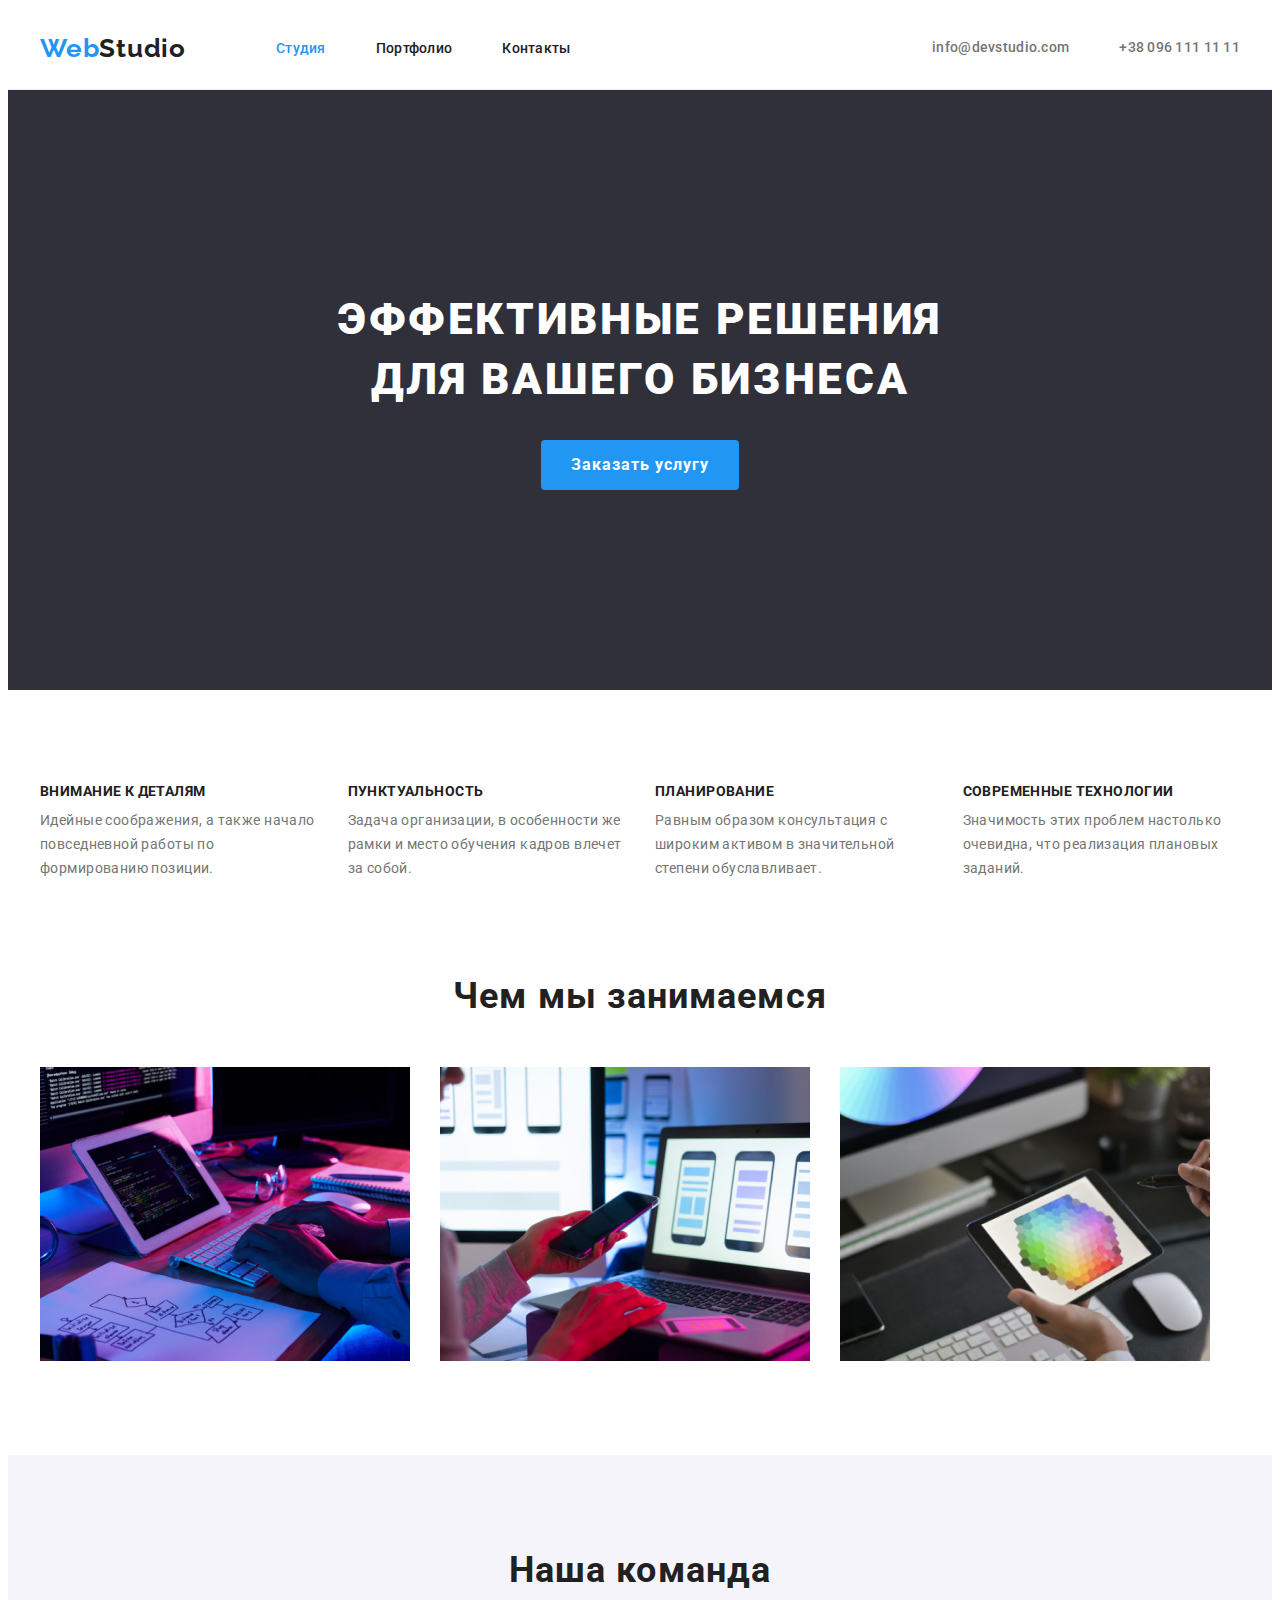
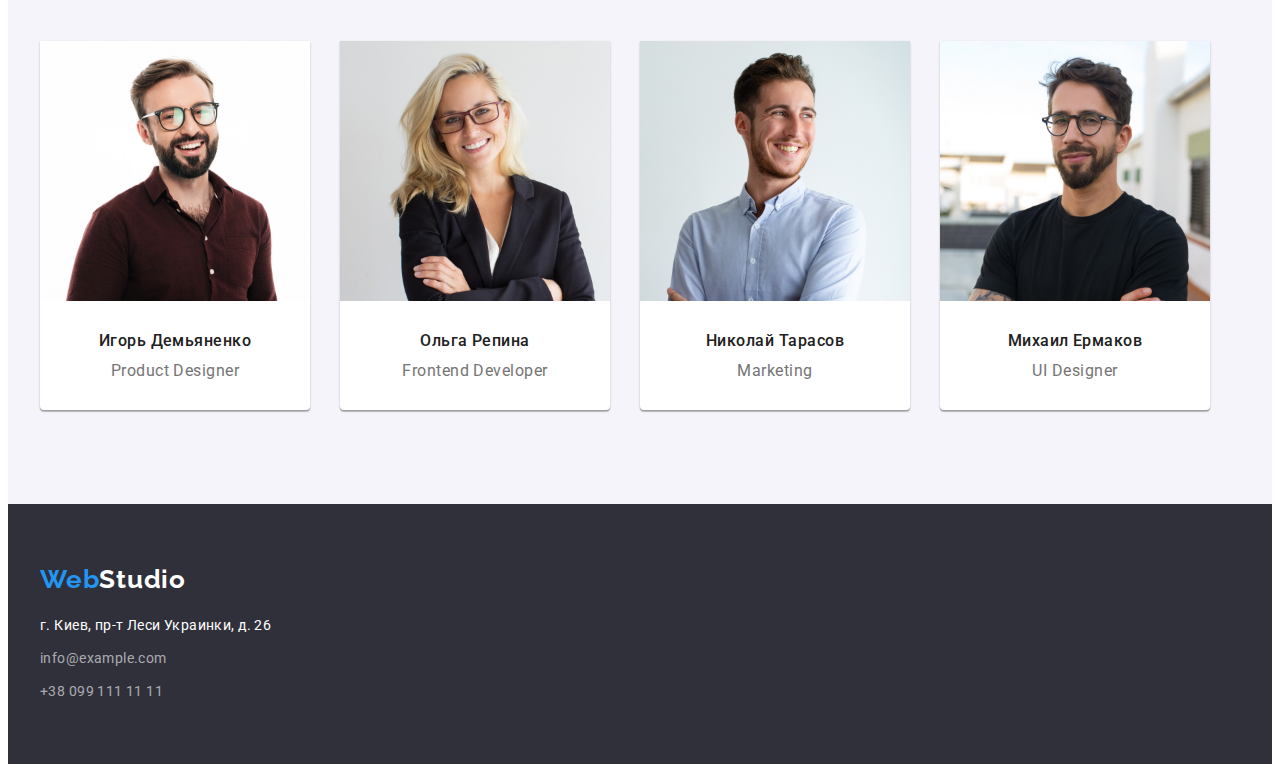
<file: index.html>
<!DOCTYPE html>
<html lang="ru">
  <head>
    <meta charset="UTF-8" />
    <meta name="viewport" content="width=device-width, initial-scale=1.0" />
    <title>Photo app</title>
    <link rel="preconnect" href="https://fonts.gstatic.com" />
    <link
      href="https://fonts.googleapis.com/css2?family=Raleway:wght@700&family=Roboto:wght@400;500;700;900&display=swap"
      rel="stylesheet"/>
    <link rel="stylesheet" href="https://cdnjs.cloudflare.com/ajax/libs/modern-normalize/1.1.0/modern-normalize.min.css" integrity="sha512-wpPYUAdjBVSE4KJnH1VR1HeZfpl1ub8YT/NKx4PuQ5NmX2tKuGu6U/JRp5y+Y8XG2tV+wKQpNHVUX03MfMFn9Q==" crossorigin="anonymous" referrerpolicy="no-referrer" 
    />
    <link rel="stylesheet" href="./css/styles.css" />
  </head>

  <body>
    <!-- Шапка сайта -->
    <header class="header">
      <div class="container cont-nav">
      <nav class="nav-head">
        <a href="./index.html" class="logo link"
          ><span class="colortext">Web</span>Studio</a
        >
        <ul class="site-nav list">
          <li class="nav-item"><a href="./index.html" class="link current">Студия</a></li>
          <li class="nav-item"><a href="./portfolio.html" class="link">Портфолио</a></li>
          <li class="nav-item"><a href="#" class="link">Контакты</a></li>
        </ul>
      </nav>
      <ul class="contacts list">
        <li class="social-item">
          <a class="list link" href="mailto:info@devstudio.com"
            >info@devstudio.com</a
          >
        </li>
        <li  class="social-item">
          <a class="list link" href="tel:+38-096-111-11-11"
            >+38 096 111 11 11</a
          >
        </li>
      </ul>
      </div> 
    </header>

    <main>
      <!-- Герой -->
      <section class="hero">
        <div class="container cont-hero">
        <h1 class="hero-title">Эффективные решения <br /> для вашего бизнеса</h1>
        <button class="btn" type="button">Заказать услугу</button>
        </div>
      </section>

      <!-- Преимущества -->
      <section class="section-advantages">
        <div class="container">
        <h2 class="visually-hidden">"особенности"</h2>
        <ul class="list">
          <li class="column">
            <h3 class="advantages-title">Внимание к деталям</h3>
            <p class="advantages-list-title">
              Идейные соображения, а также начало повседневной работы по
              формированию позиции.
            </p>
          </li>
          <li class="column">
            <h3 class="advantages-title">Пунктуальность</h3>
            <p class="advantages-list-title">
              Задача организации, в особенности же рамки и место обучения кадров
              влечет за собой.
            </p>
          </li>
          <li class="column">
            <h3 class="advantages-title">Планирование</h3>
            <p class="advantages-list-title">
              Равным образом консультация с широким активом в значительной
              степени обуславливает.
            </p>
          </li>
          <li class="column">
            <h3 class="advantages-title">Современные технологии</h3>
            <p class="advantages-list-title">
              Значимость этих проблем настолько очевидна, что реализация
              плановых заданий.
            </p>
          </li>
        </ul>
        </div>
      </section>

      <!-- Примеры работ -->
      <section class="section-work">
        <div class="container cont-work">
        <h2 class="title">Чем мы занимаемся</h2>

        <ul class="list">
          <li class="indent-between-pictures">
            <img
              src="./images/box1.jpg"
              alt="Клавиатура"
              width="370"
              height="294"
            />
          </li>
          <li class="indent-between-pictures">
            <img
              src="./images/box2.jpg"
              alt="Телефон"
              width="370"
              height="294"
            />
          </li>
          <li class="indent-between-pictures">
            <img
              src="./images/box3.jpg"
              alt="Планшет"
              width="370"
              height="294"
            />
          </li>
        </ul>
        </div>
      </section>

      <!-- Персонал -->
      <section class="section-team">
        <div class="container cont-team">
        <h2 class="title">Наша команда</h2>

        <ul class="list">
          <li class="indents-between-sections">
            <img
              src="./images/img.jpg"
              alt="Персонал"
              width="270"
              height="260"
            />
            <div class="team-box">
              <h3 class="personal">Игорь Демьяненко</h3>
              <p class="position" lang="en">Product Designer</p>
            </div>
          </li>
          <li class="indents-between-sections">
            <img
              src="./images/img(1).jpg"
              alt="Персонал"
              width="270"
              height="260"
            />
            <div class="team-box">
              <h3 class="personal">Ольга Репина</h3>
              <p class="position" lang="en">Frontend Developer</p>
            </div>
          </li>
          <li class="indents-between-sections">
            <img
              src="./images/img(2).jpg"
              alt="Персонал"
              width="270"
              height="260"
            />
            <div class="team-box">
              <h3 class="personal">Николай Тарасов</h3>
              <p class="position" lang="en">Marketing</p>
            </div>
          </li>
          <li class="indents-between-sections">
            <img
              src="./images/img(3).jpg"
              alt="Персонал"
              width="270"
              height="260"
            />
            <div class="team-box">
              <h3 class="personal">Михаил Ермаков</h3>
              <p class="position" lang="en">UI Designer</p>
            </div>
          </li>
        </ul>
        </div>
      </section>
    </main>

    <!-- Футер -->
    <footer class="footer">
      <div class="container cont-footer">
      <a href="./index.html" class="footer-logo link"
        ><span class="colortext">Web</span>Studio</a
      >
      <address>
        <ul class="listf">
          <li class="nav-footer">
            <a
              class="address link"
              href="https://goo.gl/maps/Jx8asXohvqwmKy7FA"
              target="_blank"
              rel="noopener noreferrer"
              >г. Киев, пр-т Леси Украинки, д. 26</a
            >
          </li>
          <li class="nav-footer">
            <a class="address-contacts link" href="mailto:info@example.com"
              >info@example.com</a
            >
          </li>
          <li class="nav-footer">
            <a class="address-contacts link" href="tel:+38-099-111-11-11"
              >+38 099 111 11 11</a
            >
          </li>
        </ul>
      </address>
      </div>
    </footer>
  </body>
</html>
</file>
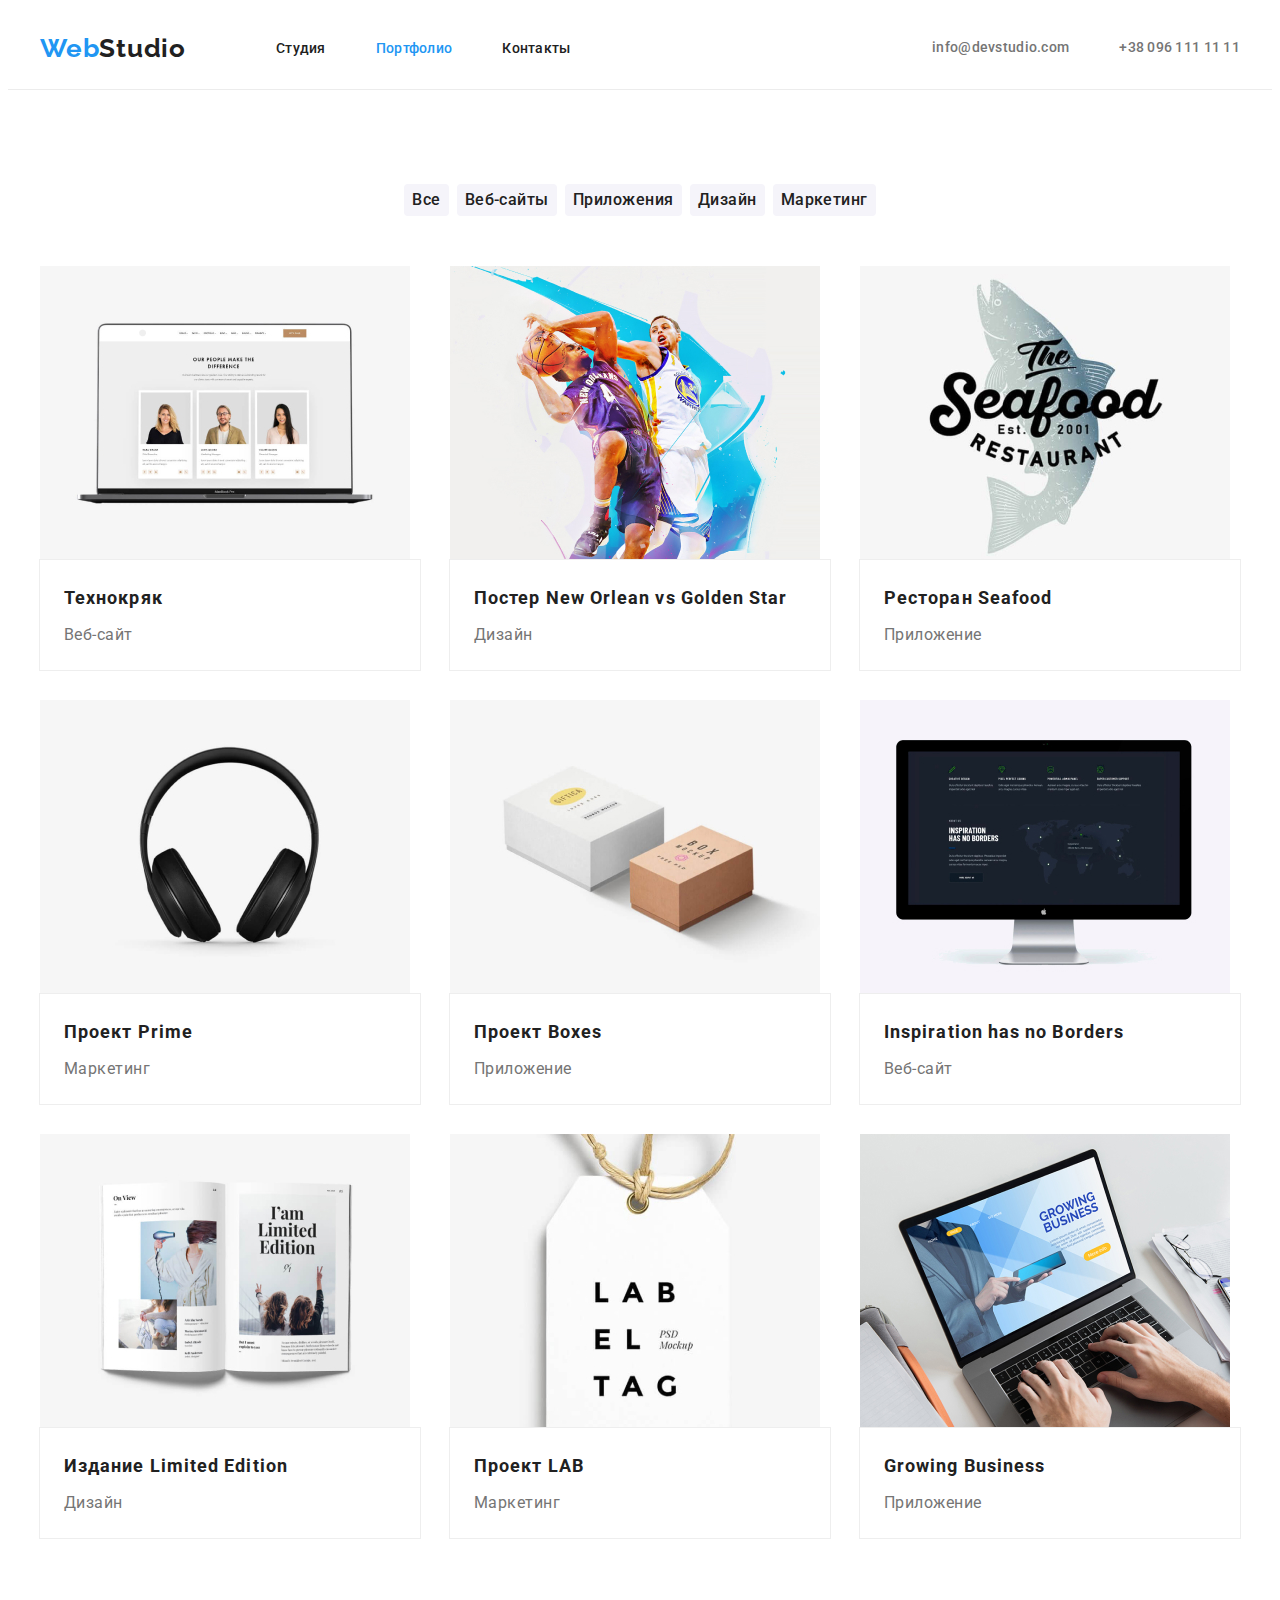
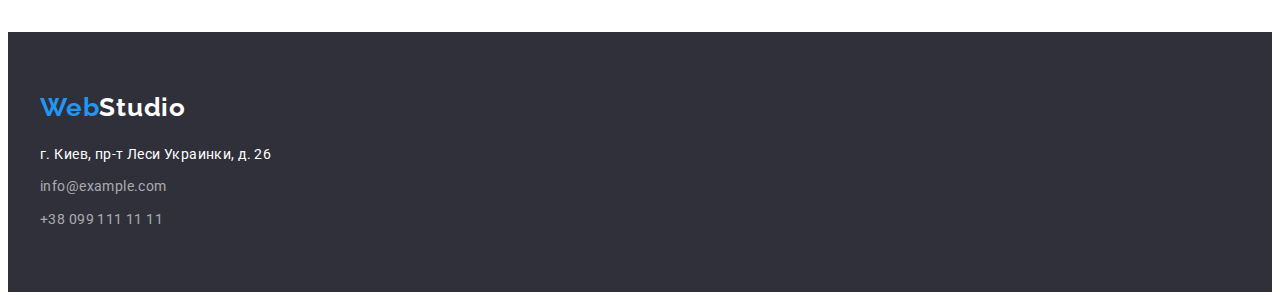
<file: portfolio.html>
<!DOCTYPE html>
<html lang="ru">
  <head>
    <meta charset="UTF-8" />
    <meta name="viewport" content="width=device-width, initial-scale=1.0" />
    <title>Photo app</title>
    <link rel="preconnect" href="https://fonts.gstatic.com">
    <link 
      href="https://fonts.googleapis.com/css2?family=Raleway:wght@700&family=Roboto:wght@400;500;700;900&display=swap"
      rel="stylesheet"/>
    <link rel="stylesheet" href="https://cdnjs.cloudflare.com/ajax/libs/modern-normalize/1.1.0/modern-normalize.min.css" integrity="sha512-wpPYUAdjBVSE4KJnH1VR1HeZfpl1ub8YT/NKx4PuQ5NmX2tKuGu6U/JRp5y+Y8XG2tV+wKQpNHVUX03MfMFn9Q==" crossorigin="anonymous" referrerpolicy="no-referrer" 
    />
    <link rel="stylesheet" href="./css/styles.css">
  </head>

  <body>
    <!-- Шапка сайта -->
    <header class="header">
      <div class="container cont-nav">
      <nav class="nav-head">
        <a href="./index.html" class="logo link"
          ><span class="colortext">Web</span>Studio</a
        >
        <ul class="site-nav list">
          <li class="nav-item"><a href="./index.html" class="link">Студия</a></li>
          <li class="nav-item"><a href="./portfolio.html" class="link current">Портфолио</a></li>
          <li class="nav-item"><a href="#" class="link">Контакты</a></li>
        </ul>
      </nav>
      <ul class="contacts list">
        <li class="social-item">
          <a class="list link" href="mailto:info@devstudio.com"
            >info@devstudio.com</a
          >
        </li>
        <li  class="social-item">
          <a class="list link" href="tel:+38-096-111-11-11"
            >+38 096 111 11 11</a
          >
        </li>
      </ul>
      </div> 
    </header>

    <main>
    <!-- Герой -->
      <section class="portfolio">
        <div class="container">
        <h1 class="visually-hidden">"особенности"</h1>
        <ul class="filter-list">
        <li class="filter-item"><button class="buttons" type="button">Все</button></li>
        <li class="filter-item"><button class="buttons" type="button">Веб-сайты</button></li>
        <li class="filter-item"><button class="buttons" type="button">Приложения</button></li>
        <li class="filter-item"><button class="buttons" type="button">Дизайн</button></li>
        <li class="filter-item"><button class="buttons" type="button">Маркетинг</button></li>
        </ul>
        
    <!-- Проекты --> 
      
        <ul class="project-list">
          <li class="indents-between-projects">
            <img
              src="./images/img(4).jpg"
              alt="Ноутбук на нем открыт сайт Технокряк"
              width="370"
              height="294"
            />
              <div class="project-box">
                <h2 class="projects">Технокряк</h2>
                <p class="projects-description">Веб-сайт</p>
              </div>
          </li>

          <li class="indents-between-projects">
            <img
              src="./images/img(5).jpg"
              alt="Постер New Orlean vs Golden Star"
              width="370"
              height="294"
            />
              <div class="project-box">
                <h2 class="projects">Постер New Orlean vs Golden Star</h2>
                <p class="projects-description">Дизайн</p>
              </div>
          </li>

          <li class="indents-between-projects">
            <img
              src="./images/img(6).jpg"
              alt="Эмблема с рыбой и текстом"
              width="370"
              height="294"
            />
              <div class="project-box">
                <h2 class="projects">Ресторан Seafood</h2>
                <p class="projects-description">Приложение</p>
              </div>
          </li>

          <li class="indents-between-projects">
            <img
              src="./images/img(7).jpg"
              alt="Наушники"
              width="370"
              height="294"
            />
              <div class="project-box">
                <h2 class="projects">Проект Prime</h2>
                <p class="projects-description">Маркетинг</p>
              </div>
          </li>

          <li class="indents-between-projects">
            <img
              src="./images/img(8).jpg"
              alt="Две коробки"
              width="370"
              height="294"
            />
              <div class="project-box">
                <h2 class="projects">Проект Boxes</h2>
                <p class="projects-description">Приложение</p>
              </div>
          </li>

          <li class="indents-between-projects">
            <img
              src="./images/img(9).jpg"
              alt="Монитор и на нем сайт"
              width="370"
              height="294"
            />
              <div class="project-box">
                <h2 class="projects">Inspiration has no Borders</h2>
                <p class="projects-description">Веб-сайт</p>
              </div>
          </li>

          <li class="indents-between-projects">
            <img
              src="./images/img(10).jpg"
              alt="Журнал Limited Edition"
              width="370"
              height="294"
            />
              <div class="project-box">
                <h2 class="projects">Издание Limited Edition</h2>
                <p class="projects-description">Дизайн</p>
              </div>
          </li>

          <li class="indents-between-projects">
            <img
              src="./images/img(11).jpg"
              alt="Бирка Label Tag"
              width="370"
              height="294"
            />
              <div class="project-box">
                <h2 class="projects">Проект LAB</h2>
                <p class="projects-description">Маркетинг</p>
              </div>
          </li>
          
          <li class="indents-between-projects">
            <img
              src="./images/img(12).jpg"
              alt="Ноутбук и на нем открыто риложение Growing Business"
              width="370"
              height="294"
            />
              <div class="project-box">
                <h2 class="projects">Growing Business</h2>
                <p class="projects-description">Приложение</p>
              </div>
          </li>
        </ul>
        </div>
      </section>
    </main>

    <!-- Футер -->
    <footer class="footer">
      <div class="container cont-footer">
      <a href="./index.html" class="footer-logo link"
        ><span class="colortext">Web</span>Studio</a
      >
      <address>
        <ul class="listf">
          <li class="nav-footer">
            <a
              class="address link"
              href="https://goo.gl/maps/Jx8asXohvqwmKy7FA"
              target="_blank"
              rel="noopener noreferrer"
              >г. Киев, пр-т Леси Украинки, д. 26</a
            >
          </li>
          <li class="nav-footer">
            <a class="address-contacts link" href="mailto:info@example.com"
              >info@example.com</a
            >
          </li>
          <li class="nav-footer">
            <a class="address-contacts link" href="tel:+38-099-111-11-11"
              >+38 099 111 11 11</a
            >
          </li>
        </ul>
      </address>
      </div>
    </footer>
  </body>
</html>
</file>
<file: css/styles.css>
:root {
  --primary-text-color: #757575;
  --title-text-color: #212121;
  --accent-color: #2196F3;
  --primary-white-color: #ffffff;
  --secondary-background-color: #F5F4FA;
  --dark-background-color: #2F303A;
  --footer-address: rgba(255, 255, 255, 0.6);
  --main-font: "Roboto", sans-serif;
}

.list {
  display: flex;
}

.link {
  text-decoration: none;
}

h1,
h2,
h3,
h4,
h5,
h6,
p {
  margin-top: 0;
  margin-bottom: 0;
}

ul,
ol {
  list-style: none;
  margin-top: 0;
  margin-bottom: 0;
  padding-left: 0;
}

img {
  display: block;
  max-width: 100%;
  height: auto;
}

.visually-hidden {
  position: absolute;
  width: 1px;
  height: 1px;
  margin: -1px;
  border: 0;
  padding: 0;
  
  white-space: nowrap;
  clip-path: inset(100%);
  clip: rect(0 0 0 0);
  overflow: hidden;
}

body {
  font-size: 14px;
  font-family: var(--main-font);
  letter-spacing: 0.03em;
  background-color: var(--primary-white-color);
  color: var(--primary-text-color);
}

/* Container + Header*/

.header {
  border-bottom: 1px solid #ECECEC;
  padding: 25px 0px;
}

.container.cont-nav {
  display: flex;
  align-items: center;
}

.nav-head {
  display: flex;
  align-items: center;
}

.site-nav {
  display: flex;
}

.nav-item:not(:last-child) {
  margin-right: 50px;
}

.contacts {
  display: flex;
  margin-left: auto;
}

.social-item:not(:last-child) {
  margin-right: 50px;
}

.logo {
  color: var(--title-text-color);
  font-family: "Raleway", sans-serif;
  font-weight: 700;
  font-size: 26px;
  line-height: 1.19;
  letter-spacing: 0.03em;
  margin-right: 90px;
}

.logo:hover {
  color: var(--accent-color);
}

/* Site nav */

.site-nav .link {
  color: var(--title-text-color);
  font-weight: 500;
  font-size: 14px;
  line-height: 1.14;
  letter-spacing: 0.02em;
}

.site-nav .link:hover,
.site-nav .link:focus {
  color: var(--accent-color);
}

.site-nav .link.current {
  color: var(--accent-color);
}

.contacts .list {
  color: var(--primary-text-color);
  font-weight: 500;
  line-height: 1.14;
  letter-spacing: 0.02em;
}

.contacts .list:hover,
.contacts .list:focus{
  color: var(--accent-color);
}

/* Hero */

.container .cont-hero {
  margin: 0 auto;
  padding: 0px 15px;
}

.hero {
  background-color: var(--dark-background-color);
  max-width: 1600px;
  padding: 200px 0px;
}

.hero-title {
  color: #ffffff;
  font-weight: 900;
  font-size: 44px;
  line-height: 1.36;
  text-align: center;
  letter-spacing: 0.06em;
  text-transform: uppercase;
  margin-bottom: 30px;
}

.btn{
  color: #ffffff;
  background-color: var(--accent-color);
  font-family: "Roboto", sans-serif;
  font-weight: 700;
  font-size: 16px;
  line-height: 1.87;
  align-items: center;
  text-align: center;
  letter-spacing: 0.06em;
  cursor: pointer;
  padding: 10px 30px;
  border-radius: 4px;
  border: none;
  margin: auto;
  display: block;
}

/* Section advantages */

.container {
  padding: 0px 15px;
  margin: 0 auto;
  width: 1200px;
}

.section-advantages {
  padding: 94px 0px 47px 0px;
}

.column {
  flex-basis: calc((100% - 90px) / 4);
}

.column:nth-child(-n + 3) {
  margin-right: 30px;
}

.advantages-title {
  color: var(--title-text-color);
  font-weight: 700;
  font-size: 14px;
  line-height: 1.14;
  text-transform: uppercase;
  margin-bottom: 10px;
}

.advantages-list-title {
  line-height: 1.71;
} 

/* Work examples */

.container .cont-work {
  display: flex;
  padding: 0px 15px;
  margin: 0 auto;
  align-items: center;
  background-color: var(--background-center);
}

.section-work {
  padding: 47px 0px 94px 0px;
}

.title {
  color: var(--title-text-color);
  font-weight: 700;
  font-size: 36px;
  line-height: 1.17;
  text-align: center;
  letter-spacing: 0.03em;
  margin-bottom: 50px;
}

.indent-between-pictures:nth-child(-n + 2) {
  margin-right: 30px;
}

/* Our team */

.container .cont-team {
  display: flex;
  padding: 0px 15px;
  margin: 0 auto;
  align-items: center;
  background-color: var(--secondary-background-color);
  border: 1px solid var(--secondary-background-color);
}

.section-team {
  padding: 94px 0px;
  background-color: var(--secondary-background-color) ;
}

.indents-between-sections:nth-child(-n + 3) {
  margin-right: 30px;
  
}

.indents-between-sections {
  width: 270px;
  box-shadow: 0px 1px 3px rgba(0, 0, 0, 0.12), 0px 1px 1px rgba(0, 0, 0, 0.14), 0px 2px 1px rgba(0, 0, 0, 0.2);
  border-radius: 0px 0px 4px 4px;
  background-color: var(--primary-white-color);
}

.team-box {
  padding: 30px 32px;
}

.personal {
  color: var(--title-text-color);
  font-weight: 500;
  font-size: 16px;
  line-height: 1.19;
  text-align: center;
  letter-spacing: 0.03em;
  margin-bottom: 10px;
}

.position {
  font-size: 16px;
  line-height: 1.19;
  text-align: center;
  letter-spacing: 0.03em;
}

/* Footer */

.container .cont-footer {
  display: flex;
  flex-direction: column;
  height: 252px;
  margin: 0 auto;
}

.nav-footer:not(:last-child) {
  margin-bottom: 9px;
}

.footer {
  background-color: var(--dark-background-color);
  padding: 60px 0px;
}

.footer-logo {
  color: var(--primary-white-color);
  font-family: "Raleway", sans-serif;
  font-weight: 700;
  font-size: 26px;
  line-height: 1.19;
  letter-spacing: 0.03em;
  margin-bottom: 20px;
  display: block;
}

.colortext {
  color: var(--accent-color);
}

.footer-logo:hover {
  color: var(--accent-color);
}

.address {
  color: var(--primary-white-color);
  font-style: normal;
  line-height: 1.71;
}

.address:hover,
.address:focus{
  color: var(--footer-address);
}

.address-contacts {
  font-style: normal;
  line-height: 1.71;
  color: var(--footer-address)
}

.address-contacts:focus,
.address-contacts:hover{
  color: var(--primary-white-color);
}

.buttons {
  color: var(--title-text-color);
  background-color: var(--secondary-background-color);
  font-family: inherit;
  font-weight: 500;
  font-size: 16px;
  line-height: 1.62;
  text-align: center;
  letter-spacing: 0.03em;
  cursor: pointer;
  border-color: transparent;
  border-radius: 4px;
}

.buttons:focus,
.buttons:hover{
  background-color: var(--accent-color);
  color: var(--primary-white-color);
}

.projects {
  color: var(--title-text-color);
  font-weight: 700;
  font-size: 18px;
  line-height: 2;
  letter-spacing: 0.06em;
  margin-bottom: 4px;
}

.projects-description {
  font-size: 16px;
  line-height: 1.87;
  letter-spacing: 0.03em;
}

.filter-list {
  display: flex;
  justify-content: center;
  margin-bottom: 50px;
}

.filter-item:not(:last-child) {
  margin-right: 8px;
}

.portfolio {
  padding: 94px 0px;
}

.project-list {
  display: flex;
  flex-wrap: wrap;
  margin: -30px 0px 0px -30px;
}

.project-list > .indents-between-projects {
  flex-basis: calc(100% / 3 - 30px);
  margin: 30px 0px 0px 30px;
  width: 370px;
}

.project-box {
  padding: 20px 24px;
  outline: 1px solid  #EEEEEE;
}
</file>
